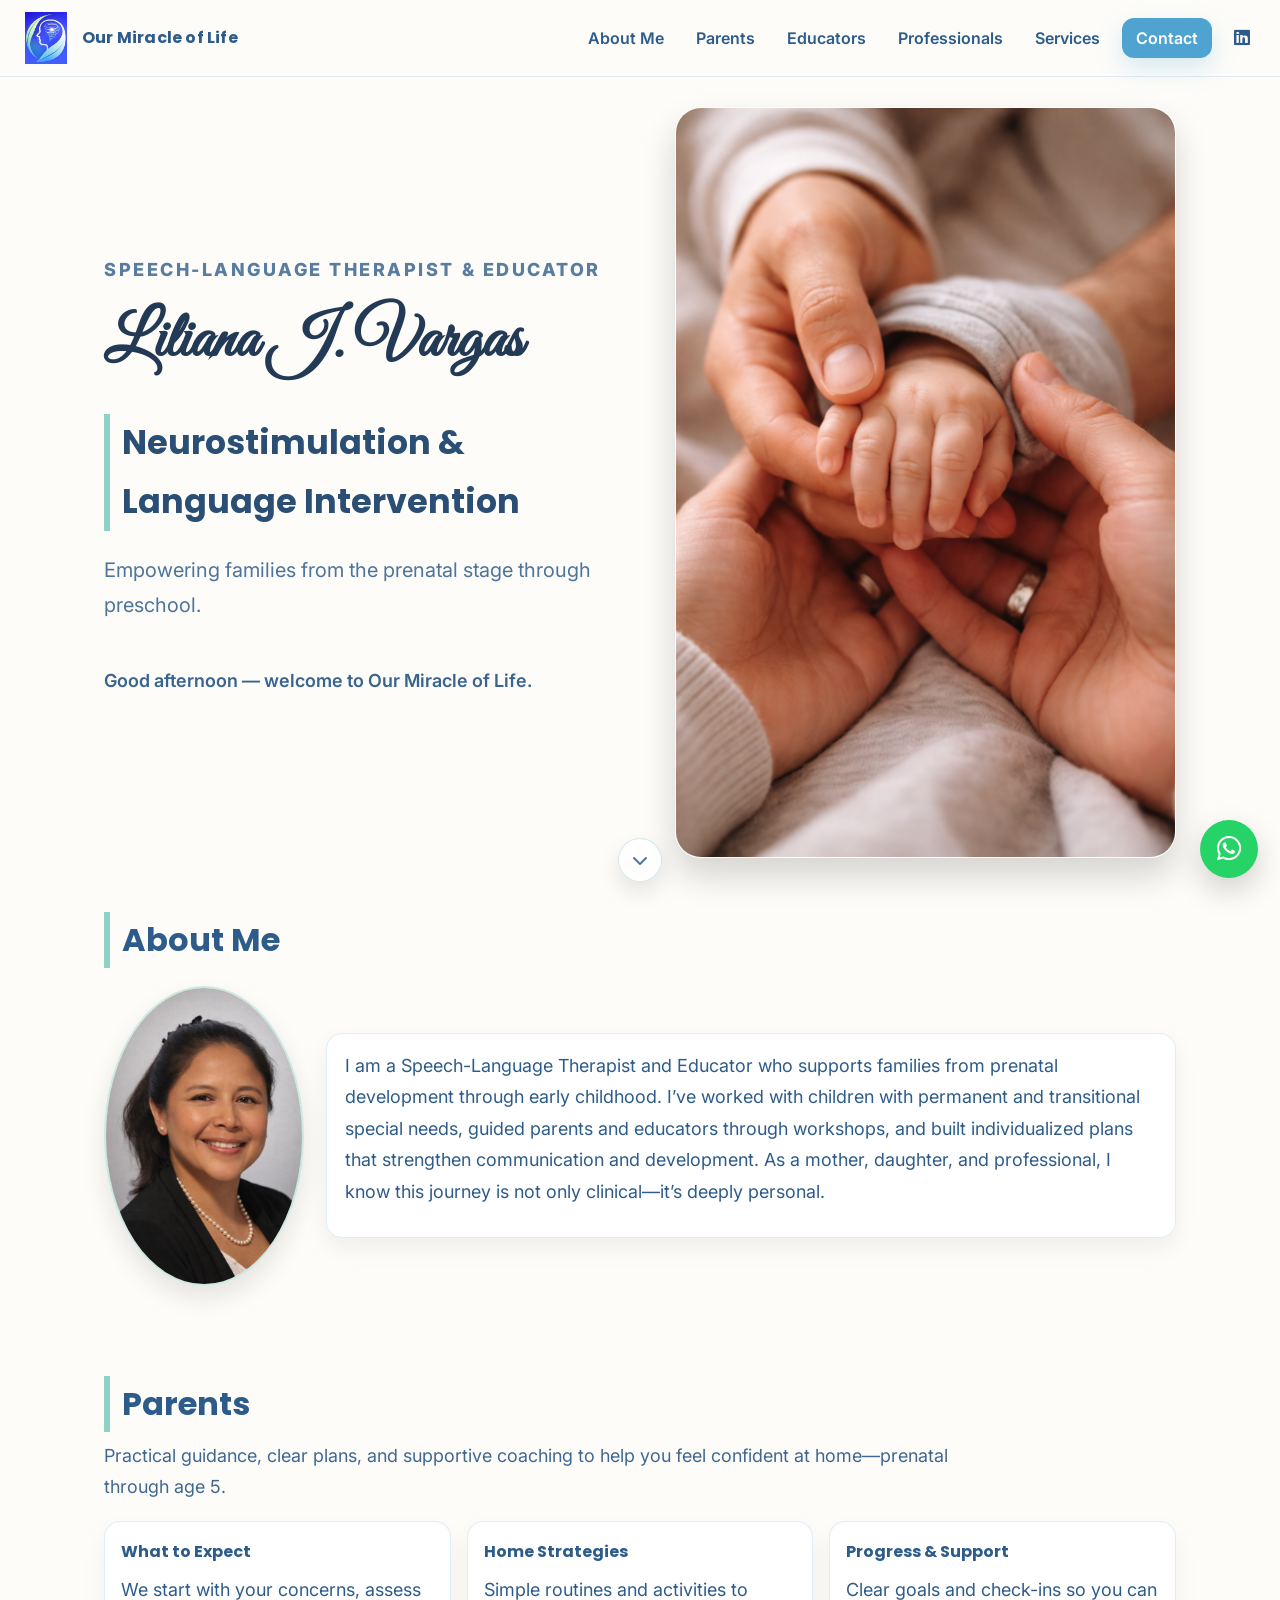
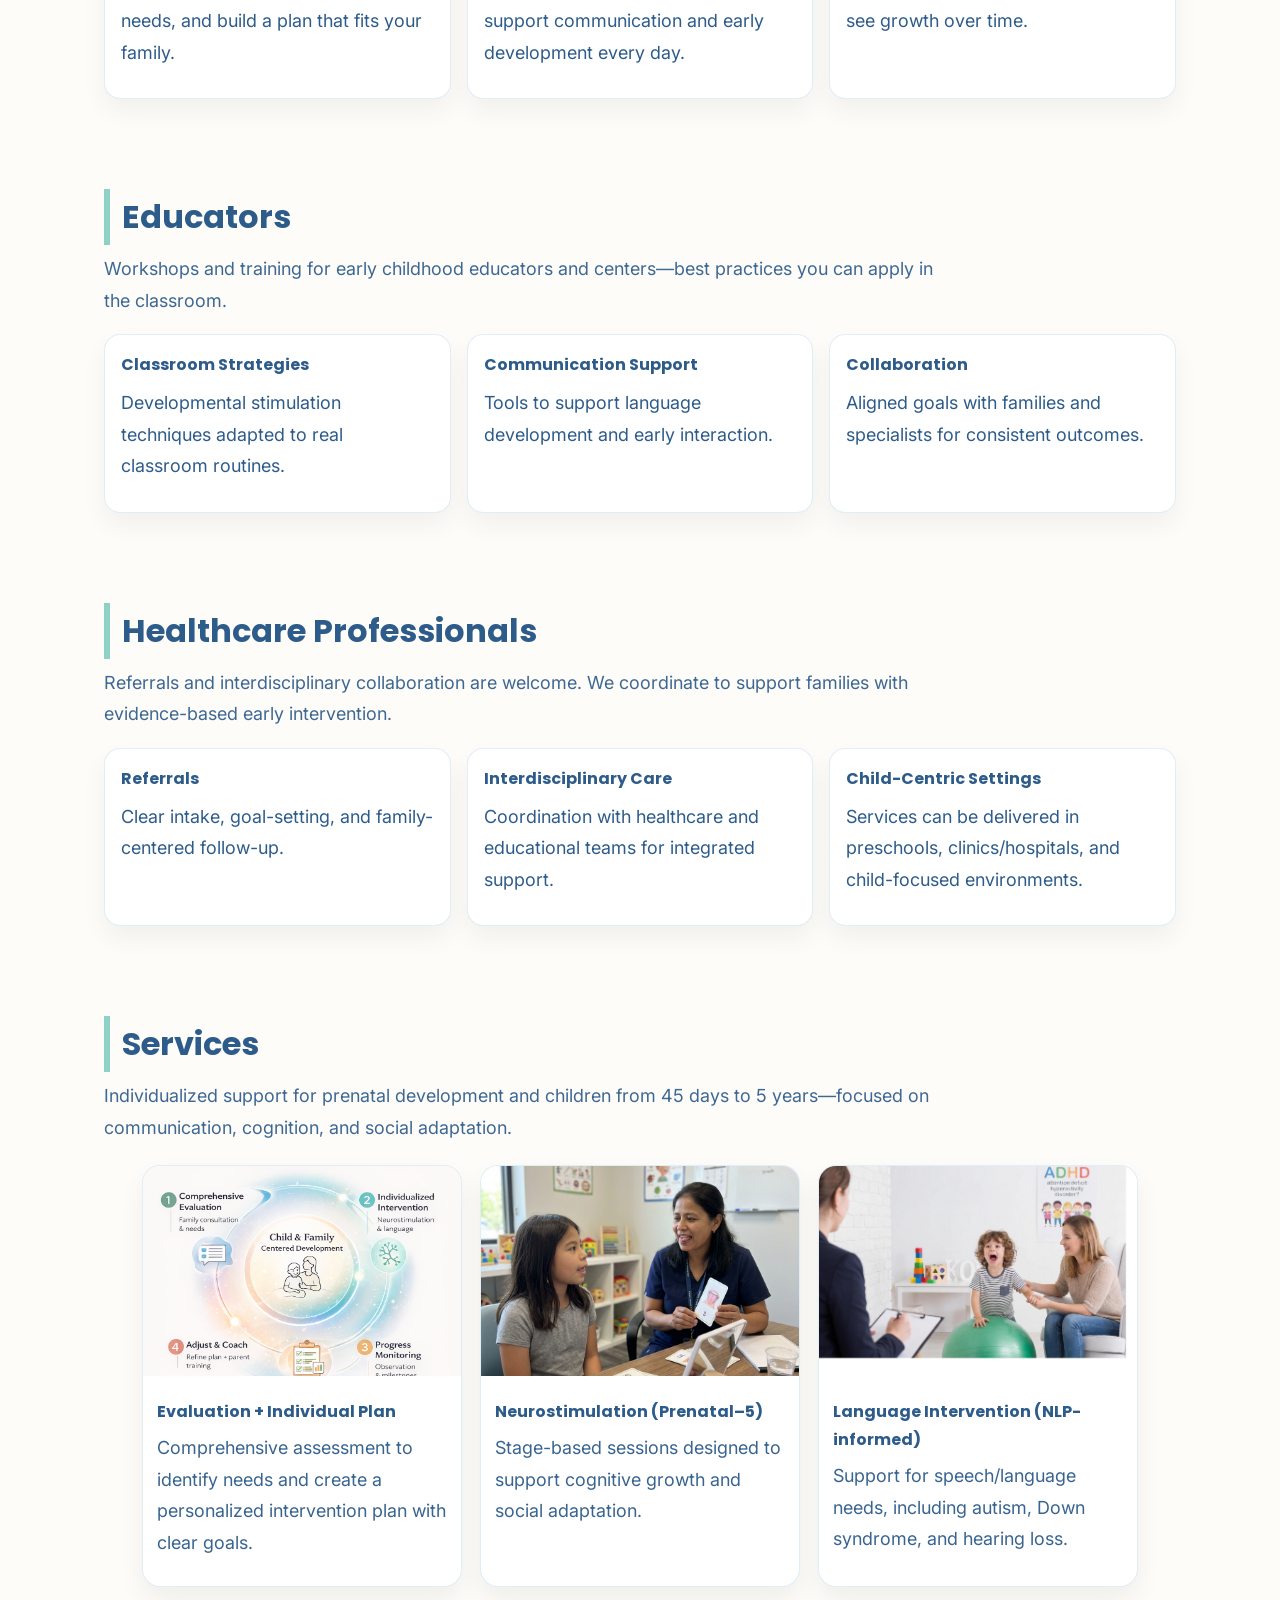
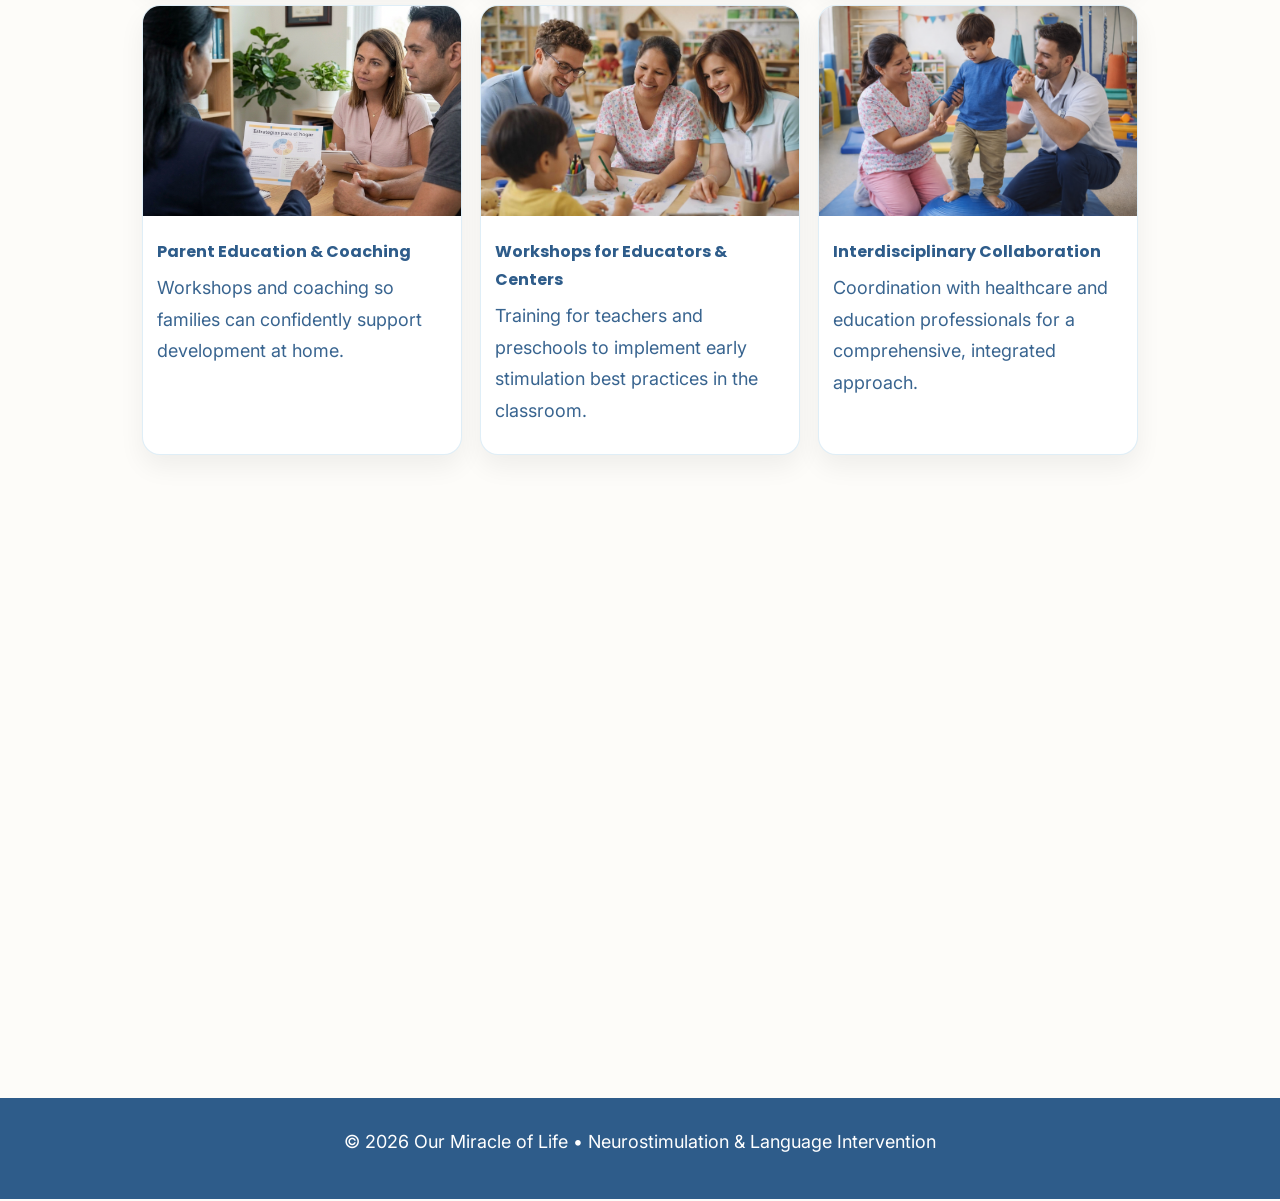
<file: index.html>
<!DOCTYPE html>
<html lang="en">
<head>
  <meta charset="UTF-8" />
  <meta name="viewport" content="width=device-width, initial-scale=1.0" />
  <title>Our Miracle of Life | Neurostimulation & Language Intervention</title>

  <!-- Fonts (Apple clean + signature) -->
  <link rel="preconnect" href="https://fonts.googleapis.com">
  <link rel="preconnect" href="https://fonts.gstatic.com" crossorigin>

  <!-- Inter = clean / Great Vibes = signature -->
  <link href="https://fonts.googleapis.com/css2?family=Inter:wght@300;400;500;600;700&family=Great+Vibes&family=Poppins:wght@500;600;700&display=swap" rel="stylesheet">

  <!-- Icons -->
  <link rel="stylesheet" href="https://cdnjs.cloudflare.com/ajax/libs/font-awesome/6.5.0/css/all.min.css">

  <link rel="stylesheet" href="Styles.css" />
</head>

<body id="top">

  <!-- NAVBAR -->
  <nav class="navbar" id="navbar">
    <a class="brand" href="#top" aria-label="Go to top">
      <img src="images/logo.png" alt="Our Miracle of Life logo" class="brand-logo">
      <span class="brand-name-nav">Our Miracle of Life</span>
    </a>

    <button class="nav-toggle" type="button" aria-label="Open menu" aria-expanded="false" id="navToggle">
      <i class="fa-solid fa-bars"></i>
    </button>

    <ul class="nav-links" id="navLinks">
      <li><a href="#about">About Me</a></li>
      <li><a href="#parents">Parents</a></li>
      <li><a href="#educators">Educators</a></li>
      <li><a href="#professionals">Professionals</a></li>
      <li><a href="#services">Services</a></li>
      <li><a href="#contact" class="cta-btn">Contact</a></li>

      <li class="nav-social">
        <a href="https://www.linkedin.com/feed/" target="_blank" rel="noreferrer" aria-label="LinkedIn">
          <i class="fa-brands fa-linkedin"></i>
        </a>
      </li>
    </ul>
  </nav>

  <!-- HERO -->
  <header class="hero" id="hero">
    <div class="hero-inner">
      <div class="hero-text">
        <p class="hero-kicker">Speech-Language Therapist & Educator</p>

        <h1 class="signature-name">Liliana J. Vargas</h1>

        <h2 class="hero-title">Neurostimulation & Language Intervention</h2>
        <p class="hero-subtitle">
          Empowering families from the prenatal stage through preschool.
        </p>

        <p class="greeting" id="greeting" aria-live="polite"></p>
      </div>

      <div class="hero-image">
        <img src="images/hero-hand.png" alt="Hands holding baby feet">
      </div>
    </div>

    <a class="scroll-indicator" href="#about" aria-label="Scroll to About">
      <i class="fa-solid fa-chevron-down"></i>
    </a>
  </header>

  <main>

    <!-- ABOUT -->
    <section id="about" class="section reveal-init">
      <h2>About Me</h2>

      <div class="about-container">
        <img src="images/liliana-headshot.jpeg" alt="Liliana J. Vargas headshot">
        <div class="about-text">
          <p>
            I am a Speech-Language Therapist and Educator who supports families from prenatal development through early childhood.
            I’ve worked with children with permanent and transitional special needs, guided parents and educators through workshops,
            and built individualized plans that strengthen communication and development. As a mother, daughter, and professional,
            I know this journey is not only clinical—it’s deeply personal.
          </p>
        </div>
      </div>
    </section>

    <!-- PARENTS -->
    <section id="parents" class="section reveal-init">
      <h2>Parents</h2>
      <p class="section-lead">
        Practical guidance, clear plans, and supportive coaching to help you feel confident at home—prenatal through age 5.
      </p>

      <div class="mini-grid">
        <div class="mini-card">
          <h3>What to Expect</h3>
          <p>We start with your concerns, assess needs, and build a plan that fits your family.</p>
        </div>
        <div class="mini-card">
          <h3>Home Strategies</h3>
          <p>Simple routines and activities to support communication and early development every day.</p>
        </div>
        <div class="mini-card">
          <h3>Progress & Support</h3>
          <p>Clear goals and check-ins so you can see growth over time.</p>
        </div>
      </div>
    </section>

    <!-- EDUCATORS -->
    <section id="educators" class="section reveal-init">
      <h2>Educators</h2>
      <p class="section-lead">
        Workshops and training for early childhood educators and centers—best practices you can apply in the classroom.
      </p>

      <div class="mini-grid">
        <div class="mini-card">
          <h3>Classroom Strategies</h3>
          <p>Developmental stimulation techniques adapted to real classroom routines.</p>
        </div>
        <div class="mini-card">
          <h3>Communication Support</h3>
          <p>Tools to support language development and early interaction.</p>
        </div>
        <div class="mini-card">
          <h3>Collaboration</h3>
          <p>Aligned goals with families and specialists for consistent outcomes.</p>
        </div>
      </div>
    </section>

    <!-- PROFESSIONALS -->
    <section id="professionals" class="section reveal-init">
      <h2>Healthcare Professionals</h2>
      <p class="section-lead">
        Referrals and interdisciplinary collaboration are welcome. We coordinate to support families with evidence-based early intervention.
      </p>

      <div class="mini-grid">
        <div class="mini-card">
          <h3>Referrals</h3>
          <p>Clear intake, goal-setting, and family-centered follow-up.</p>
        </div>
        <div class="mini-card">
          <h3>Interdisciplinary Care</h3>
          <p>Coordination with healthcare and educational teams for integrated support.</p>
        </div>
        <div class="mini-card">
          <h3>Child-Centric Settings</h3>
          <p>Services can be delivered in preschools, clinics/hospitals, and child-focused environments.</p>
        </div>
      </div>
    </section>

    <!-- SERVICES -->
    <section id="services" class="section reveal-init">
      <h2>Services</h2>
      <p class="section-lead">
        Individualized support for prenatal development and children from 45 days to 5 years—focused on communication, cognition, and social adaptation.
      </p>

      <div class="card-container">
        <article class="service-card">
          <img src="images/cycle.png" alt="Comprehensive evaluation and individualized plan">
          <h3>Evaluation + Individual Plan</h3>
          <p>Comprehensive assessment to identify needs and create a personalized intervention plan with clear goals.</p>
        </article>

        <article class="service-card">
          <img src="images/therapy-liliana.png" alt="Early intervention session">
          <h3>Neurostimulation (Prenatal–5)</h3>
          <p>Stage-based sessions designed to support cognitive growth and social adaptation.</p>
        </article>

        <article class="service-card">
          <img src="images/adhd-session.jpg" alt="Language intervention for communication development">
          <h3>Language Intervention (NLP-informed)</h3>
          <p>Support for speech/language needs, including autism, Down syndrome, and hearing loss.</p>
        </article>

        <article class="service-card">
          <img src="images/parents-consultation.png" alt="Parent coaching and education">
          <h3>Parent Education & Coaching</h3>
          <p>Workshops and coaching so families can confidently support development at home.</p>
        </article>

        <article class="service-card">
          <img src="images/team-preschool.jpeg" alt="Workshops for educators">
          <h3>Workshops for Educators & Centers</h3>
          <p>Training for teachers and preschools to implement early stimulation best practices in the classroom.</p>
        </article>

        <article class="service-card">
          <img src="images/kinesio.png" alt="Interdisciplinary collaboration">
          <h3>Interdisciplinary Collaboration</h3>
          <p>Coordination with healthcare and education professionals for a comprehensive, integrated approach.</p>
        </article>
      </div>
    </section>

    <!-- CONTACT -->
    <section id="contact" class="section reveal-init">
      <h2>Contact</h2>
      <p class="section-lead">Send a request and we’ll contact you to schedule an evaluation.</p>

      <form class="contact-form" id="contactForm">
        <input type="text" placeholder="Your Name" required>
        <input type="email" placeholder="Email Address" required>
        <textarea placeholder="How can we help? (prenatal, early development, language, referrals, workshops…)" required></textarea>
        <button type="submit">Send Request</button>
        <p class="form-note" id="formNote" aria-live="polite"></p>
      </form>
    </section>

  </main>

  <!-- FOOTER -->
  <footer class="footer">
    <p>© 2026 Our Miracle of Life • Neurostimulation & Language Intervention</p>
  </footer>

  <!-- WhatsApp Floating Button (invented example number) -->
  <a
    href="https://wa.me/13855552030?text=Hello%20I%20would%20like%20to%20contact%20Our%20Miracle%20of%20Life."
    class="whatsapp-float"
    target="_blank"
    rel="noreferrer"
    aria-label="WhatsApp"
  >
    <i class="fa-brands fa-whatsapp"></i>
  </a>

  <script src="index.js"></script>
</body>
</html>
</file>
<file: Styles.css>
/* =========================
   RESET + BASE
========================= */
* {
  margin: 0;
  padding: 0;
  box-sizing: border-box;
}

:root {
  --ink: #163a57;
  --ink-2: #2e5c8a;
  --blue: #4fa3d1;
  --mint: #8ed1c6;
  --warm: #fdfcf9;
  --card: #ffffff;
  --border: rgba(79, 163, 209, 0.18);
}

html {
  scroll-behavior: smooth;
  scroll-padding-top: 95px;
}

body {
  background: var(--warm);
  font-family:
    "Inter",
    system-ui,
    -apple-system,
    Segoe UI,
    Roboto,
    Arial,
    sans-serif;
  color: var(--ink-2);
  line-height: 1.75;
  font-size: clamp (18px, 1.1vw, 19px);
}

/* main sí va centrado (contenido), el HERO NO */
main {
  max-width: 1200px;
  margin: 0 auto;
  padding: 24px 5%;
}

.section {
  margin-bottom: 90px;
}

.section-lead {
  max-width: 850px;
  margin: 8px 0 18px;
  color: var(--ink-2);
  opacity: 0.92;
}

h2 {
  font-family: "Poppins", sans-serif;
  font-size: 32px;
  color: var(--ink-2);
  border-left: 6px solid var(--mint);
  padding-left: 12px;
}

p {
  font-size: 18px;
  margin-bottom: 14px;
}

a {
  color: inherit;
  text-decoration: none;
  transition: color 0.2s ease;
}
a:hover {
  color: var(--mint);
}

/* =========================
   NAVBAR (Apple clean)
========================= */
.navbar {
  position: sticky;
  top: 0;
  z-index: 1000;

  display: flex;
  align-items: center;
  justify-content: space-between;

  padding: 12px 20px;
  background: rgba(253, 252, 249, 0.88);
  backdrop-filter: blur(12px);
  border-bottom: 1px solid var(--border);
}

.navbar-scrolled {
  background: rgba(253, 252, 249, 0.95);
  box-shadow: 0 12px 28px rgba(0, 0, 0, 0.08);
}

.brand {
  display: flex;
  align-items: center;
  gap: 10px;
}

.brand-logo {
  width: 52px;
  height: 52px;
  object-fit: contain;
}

.brand-name-nav {
  font-family: "Poppins", sans-serif;
  font-weight: 700;
  color: var(--ink-2);
  letter-spacing: 0.2px;
}

.nav-toggle {
  display: none;
  background: transparent;
  border: 0;
  font-size: 20px;
  color: var(--ink-2);
  padding: 8px 10px;
  border-radius: 10px;
}

.nav-toggle:hover {
  background: rgba(142, 209, 198, 0.22);
}

.nav-links {
  list-style: none;
  display: flex;
  align-items: center;
  gap: 12px;
  flex-wrap: wrap;
  justify-content: flex-end;
}

.nav-links a {
  font-weight: 600;
  color: var(--ink-2);
  padding: 8px 10px;
  border-radius: 12px;
  transition:
    transform 0.2s ease,
    background 0.2s ease;
}

.nav-links a:hover {
  background: rgba(142, 209, 198, 0.22);
  text-decoration: none;
  transform: translateY(-1px);
}

.cta-btn {
  background: var(--blue);
  color: #fff !important;
  padding: 10px 14px !important;
  border-radius: 999px;
  box-shadow: 0 10px 24px rgba(79, 163, 209, 0.22);
}
.cta-btn:hover {
  background: var(--ink-2);
}

.nav-social a {
  font-size: 18px;
}

/* =========================
   HERO (Full width like the image)
========================= */
.hero-content {
  width: 100%;
  min-height: calc(100vh - 78px); /* resta navbar aprox */
  position: relative;
  overflow: hidden;
  max-width: 1200px;
  margin: 0 auto;
  padding: 60px 5%;
  display: flex;
  align-items: center;
  justify-content: space-between;
  gap: 60px;

  /* el “aire”  */
  background:
    radial-gradient(
      1200px 500px at 15% 20%,
      rgba(79, 163, 209, 0.18),
      transparent 55%
    ),
    radial-gradient(
      900px 480px at 70% 60%,
      rgba(142, 209, 198, 0.16),
      transparent 55%
    ),
    linear-gradient(180deg, #f6fbff 0%, #ffffff 40%, #f6fbff 100%);
}

.hero-inner {
  max-width: 1200px;
  margin: 0 auto;
  padding: 30px 5%;
  display: grid;
  grid-template-columns: 1fr 1fr;
  gap: 70px;
  align-items: center;
}

.hero-text {
  padding: 10px 0;
  display: flex;
  flex-direction: column;
  gap: 14px;
}

.hero-kicker {
  font-weight: 800;
  letter-spacing: 0.14em;
  text-transform: uppercase;
  font-size: 18px;
  color: rgba(46, 92, 138, 0.8);
  margin-bottom: 12px;
}

.signature-name {
  font-family: "Great Vibes", cursive; /* firma real */
  font-size: clamp(38px, 6vw, 64px);
  line-height: 0.95;
  color: #223a55;
  margin-bottom: 10px;
}

.hero-title {
  font-family: "Poppins", sans-serif;
  font-weight: 700;
  font-size: clamp(22px, 2.6vw, 34px);
  color: #2a4e74;
  margin: 18px 0 8px;
}

.hero-subtitle {
  max-width: 560px;
  font-size: 20px;
  color: rgba(46, 92, 138, 0.85);
}

.hero-actions {
  margin-top: 18px;
  display: flex;
  align-items: center;
  gap: 14px;
  flex-wrap: wrap;
}

.primary-btn {
  display: inline-block;
  padding: 12px 20px;
  border-radius: 999px;

  background: rgba(255, 255, 255, 0.95);
  color: var(--ink-2);
  font-weight: 800;

  border: 2px solid rgba(142, 209, 198, 0.75);
  box-shadow: 0 10px 24px rgba(0, 0, 0, 0.1);
  transition:
    transform 0.25s ease,
    opacity 0.25s ease,
    background 0.25s ease;
}
.primary-btn:hover {
  text-decoration: none;
  transform: translateY(-2px);
  background: #fff;
}

.secondary-link {
  font-weight: 700;
  color: rgba(46, 92, 138, 0.92);
}
.secondary-link:hover {
  text-decoration: none;
  opacity: 0.85;
}

.greeting {
  margin-top: 14px;
  font-weight: 600;
  opacity: 0.95;
}

/* right image */
.hero-image {
  display: flex;
  justify-content: flex-end;
}
.hero-image img {
  width: 100%;
  max-width: 650px;
  border-radius: 26px;
  object-fit: cover;
  box-shadow: 0 18px 34px rgba(0, 0, 0, 0.16);
  border: 1px solid rgba(255, 255, 255, 0.55);
  animation: floatHero 6s ease-in-out infinite;
}
@keyframes floatHero {
  0% {
    transform: translateY(0px);
  }
  50% {
    transform: translateY(-8px);
  }
  100% {
    transform: translateY(0px);
  }
}

/* scroll indicator */
.scroll-indicator {
  position: absolute;
  left: 50%;
  bottom: 18px;
  transform: translateX(-50%);
  width: 44px;
  height: 44px;
  border-radius: 999px;
  display: grid;
  place-items: center;
  background: rgba(255, 255, 255, 0.7);
  border: 1px solid rgba(79, 163, 209, 0.25);
  color: rgba(46, 92, 138, 0.85);
  box-shadow: 0 10px 22px rgba(0, 0, 0, 0.1);
}
.scroll-indicator:hover {
  text-decoration: none;
  transform: translateX(-50%) translateY(-2px);
}

/* =========================
   MINI GRID
========================= */
.mini-grid {
  margin-top: 18px;
  display: grid;
  grid-template-columns: repeat(3, 1fr);
  gap: 16px;
}

.mini-card {
  background: var(--card);
  border: 1px solid var(--border);
  border-radius: 16px;
  padding: 16px;
  box-shadow: 0 12px 26px rgba(0, 0, 0, 0.05);
  transition:
    transform 0.25s ease,
    box-shadow 0.25s ease;
}

.mini-card:hover {
  transform: translateY(-4px);
  box-shadow: 0 18px 30px rgba(0, 0, 0, 0.08);
}

.mini-card h3 {
  font-family: "Poppins", sans-serif;
  font-size: 16px;
  color: var(--ink-2);
  margin-bottom: 8px;
}

/* =========================
   SERVICES CARDS
========================= */
.card-container {
  margin-top: 22px;
  display: flex;
  flex-wrap: wrap;
  gap: 18px;
  justify-content: center;
}

.service-card {
  width: 320px;
  background: var(--card);
  border: 1px solid var(--border);
  border-radius: 18px;
  overflow: hidden;
  box-shadow: 0 12px 26px rgba(0, 0, 0, 0.06);
  transition:
    transform 0.25s ease,
    box-shadow 0.25s ease;
}

.service-card:hover {
  transform: translateY(-6px);
  box-shadow: 0 18px 34px rgba(0, 0, 0, 0.1);
}

.service-card img {
  width: 100%;
  height: 210px;
  object-fit: cover;
}

.service-card h3 {
  font-family: "Poppins", sans-serif;
  font-size: 16px;
  color: var(--ink-2);
  padding: 14px 14px 6px;
}

.service-card p {
  padding: 0 14px 14px;
  color: var(--ink-2);
  opacity: 0.95;
}

/* =========================
   ABOUT
========================= */
.about-container {
  margin-top: 18px;
  display: flex;
  gap: 22px;
  align-items: center;
}

.about-container img {
  width: 200px;
  height: 300px;
  object-fit: cover;
  border-radius: 50%;
  border: 2px solid rgba(142, 209, 198, 0.45);
  box-shadow: 0 12px 26px rgba(0, 0, 0, 0.1);
}

.about-text {
  background: rgba(255, 255, 255, 0.92);
  border: 1px solid var(--border);
  border-radius: 16px;
  padding: 16px 18px;
  box-shadow: 0 10px 24px rgba(0, 0, 0, 0.06);
  max-width: 85ch;
}

/* =========================
   CONTACT FORM
========================= */
.contact-form {
  margin-top: 16px;
  max-width: 560px;
  margin-left: auto;
  margin-right: auto;

  display: flex;
  flex-direction: column;
  gap: 12px;

  background: rgba(255, 255, 255, 0.94);
  border: 1px solid var(--border);
  border-radius: 18px;
  padding: 18px;
  box-shadow: 0 12px 26px rgba(0, 0, 0, 0.06);
}

.contact-form input,
.contact-form textarea {
  width: 100%;
  padding: 12px 12px;
  border: 1px solid #cfd8e3;
  border-radius: 12px;
  outline: none;
  font-size: 15px;
}

.contact-form input:focus,
.contact-form textarea:focus {
  border-color: var(--blue);
  box-shadow: 0 0 0 4px rgba(79, 163, 209, 0.18);
}

.contact-form button {
  padding: 12px 14px;
  border: none;
  border-radius: 999px;
  background: var(--blue);
  color: #fff;
  font-weight: 800;
  cursor: pointer;
  transition:
    transform 0.2s ease,
    opacity 0.2s ease;
}

.contact-form button:hover {
  transform: translateY(-2px);
  opacity: 0.95;
}

.form-note {
  font-weight: 600;
  color: var(--ink-2);
  opacity: 0.9;
}

/* =========================
   FOOTER
========================= */
.footer {
  background: var(--ink-2);
  color: #fff;
  text-align: center;
  padding: 28px 20px;
  margin-top: 40px;
}

/* =========================
   REVEAL
========================= */
.reveal-init {
  opacity: 0;
  transform: translateY(14px);
  transition:
    opacity 0.7s ease,
    transform 0.7s ease;
}
.reveal {
  opacity: 1;
  transform: translateY(0);
}

/* =========================
   WHATSAPP FLOAT
========================= */
.whatsapp-float {
  position: fixed;
  bottom: 22px;
  right: 22px;
  width: 58px;
  height: 58px;
  border-radius: 50%;
  background: #25d366;
  color: #fff;
  display: flex;
  align-items: center;
  justify-content: center;
  font-size: 28px;
  box-shadow: 0 12px 30px rgba(0, 0, 0, 0.18);
  transition:
    transform 0.25s ease,
    box-shadow 0.25s ease;
  z-index: 1200;
}
.whatsapp-float:hover {
  transform: scale(1.08);
  box-shadow: 0 16px 36px rgba(0, 0, 0, 0.24);
}

/* =========================
   RESPONSIVE
========================= */
@media (max-width: 980px) {
  .hero-inner {
    grid-template-columns: 1fr;
    text-align: center;
  }
  .hero-image {
    justify-content: center;
  }
  .hero-subtitle {
    margin-left: auto;
    margin-right: auto;
  }
  .hero-actions {
    justify-content: center;
  }

  .mini-grid {
    grid-template-columns: 1fr;
  }
  .about-container {
    flex-direction: column;
    text-align: center;
  }
}

@media (max-width: 720px) {
  .nav-toggle {
    display: inline-flex;
  }

  .nav-links {
    display: none;
    width: 100%;
    margin-top: 10px;
    padding: 10px 0;
    border-top: 1px solid var(--border);
    justify-content: center;
  }
  .nav-links.open {
    display: flex;
  }

  .brand-name-nav {
    display: none;
  }
}
</file>
